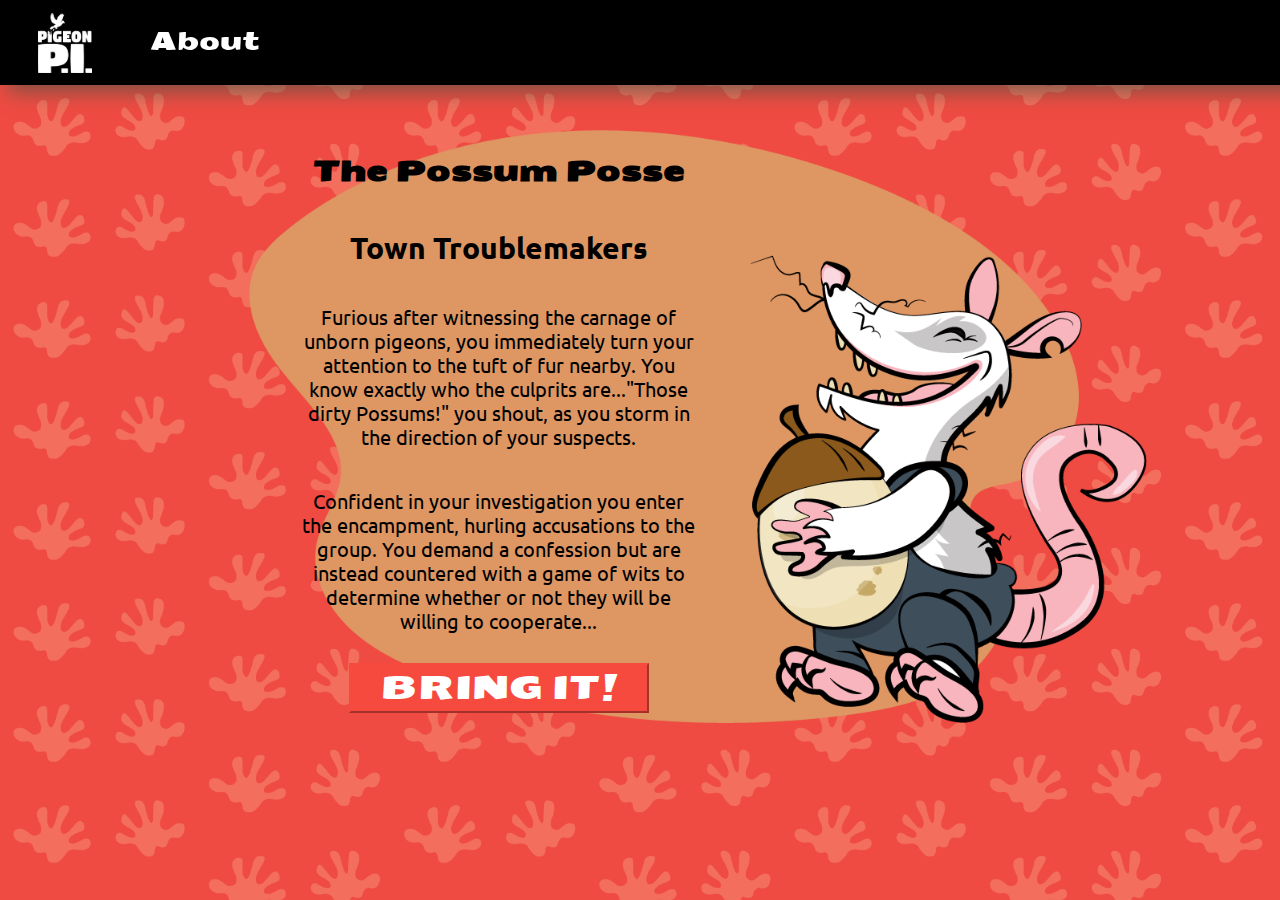
<file: possum.html>
<!DOCTYPE html>
<html lang="en">
<head>
    <meta charset="UTF-8">
    <meta name="viewport" content="width=device-width, initial-scale=1.0">
    <meta http-equiv="X-UA-Compatible" content="ie=edge">
    <link rel="stylesheet" href="src/main/main.css">
    <link rel="stylesheet" href="src/transition/possum.css">
    <link href="https://fonts.googleapis.com/css?family=Nunito|Questrial|Seymour+One|Ubuntu|Varela+Round&display=swap" rel="stylesheet">
    <title>Possum Posse</title>
</head>

<body>
    <header class="nav-container">
        <nav class="nav-bar">
            <button class="logo-home"> 
                <a href="index.html"><img class="logo-rev" src="./assets/logo-reverse.png" alt="Pigeon PI Logo Button"></a>   
            </button>
            <a class="nav-a" href="about.html">About</a>
        </nav>
    </header>

<body>
    <main>
        <div class="possum-story">
            <h1>The Possum Posse</h1>

            <h2>Town Troublemakers</h2>

            <p>
                Furious after witnessing the carnage of unborn pigeons, 
                you immediately turn your attention to the tuft of fur nearby.
                You know exactly who the culprits are..."Those dirty Possums!" you shout,
                as you storm in the direction of your suspects.
            </p>
            
            <p>
                Confident in your investigation you enter the encampment, hurling accusations
                to the group. You demand a confession but are instead countered with a game of wits 
                to determine whether or not they will be willing to cooperate...
            </p>
                
            <a href="possum-game.html">
                <button id="next" class="proceed">BRING IT!</button>
            </a>

        <div id="possum-container">
            <img class="possum-bkgd" src="assets/possum-assets/possum.png" alt="Possum Image"/>
        </div>
    </main>
</body>
</html>
</file>
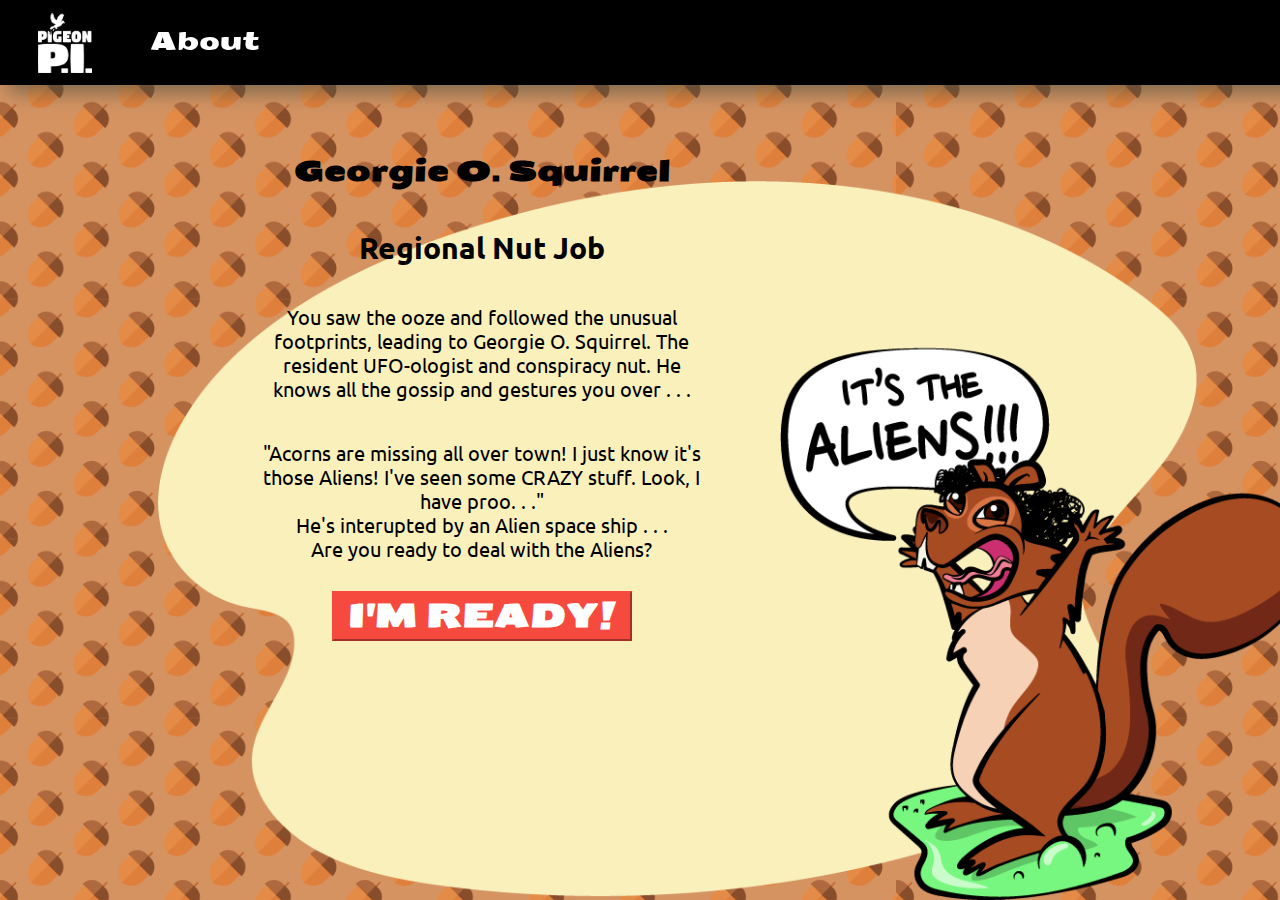
<file: squirrel.html>
<!DOCTYPE html>
<html lang="en">
<head>
    <meta charset="UTF-8">
    <meta name="viewport" content="width=device-width, initial-scale=1.0">
    <meta http-equiv="X-UA-Compatible" content="ie=edge">
    <link rel="stylesheet" href="src/main/main.css">
    <link rel="stylesheet" href="src/transition/squirrel.css">
    <link href="https://fonts.googleapis.com/css?family=Nunito|Questrial|Seymour+One|Ubuntu|Varela+Round&display=swap" rel="stylesheet">
    <title>Georgie O. Squirrel</title>
</head>

<body>
    <header class="nav-container">
        <nav class="nav-bar">
            <button class="logo-home"> 
                <a href="index.html"><img class="logo-rev" src="./assets/logo-reverse.png" alt="Pigeon PI Logo Button"></a>   
            </button>
            <a class="nav-a" href="about.html">About</a>
        </nav>
    </header>

    <main>
        <div class="squirrel-story">
            <h1>Georgie O. Squirrel</h1>

            <h2>Regional Nut Job</h2>

            <p>
                You saw the ooze and followed the unusual footprints, leading to Georgie O. Squirrel.
                 The resident UFO-ologist and conspiracy nut. He knows all the gossip and gestures you over . . .
            </p>
            
            <p>
                "Acorns are missing all over town! I just know it's those Aliens! I've seen some CRAZY stuff.
                Look, I have proo. . ." <br> He's interupted by an Alien space ship . . . 
                <br> Are you ready to deal with the Aliens?
               
            </p>

            <a href="dice.html"><button class="proceed"><strong>I'M READY!</strong></button><a></a>

        </div>

        <div class="squirrel-container">
            <img class="squirrel-bkgd" src="assets/squirrel-assets/squirrel.png" alt="Squirrel Image"/>
        </div>
    </main>
</body>

</html>
</file>
<file: src/main/main.css>
.nav-container {
    display: flex;
    flex-direction: row;
    justify-content: space-between;
    background-color: black;
    margin-left: -8px;
    position: fixed;
    top: 0;
    width: 100%;
    padding: 10px;    
    font-family: 'Seymour One', sans-serif;
    font-size: .75rem;
    box-shadow: 5px 10px 19px -3px rgba(81, 84, 67, 0.7);
}

.nav-bar {
    height: 65px;
    display: flex;
}

.nav-links {
    align-self: center;
}

nav a {
    padding: 20px;
    text-decoration: none;
    color: white;
    font-size: 1.5rem;
}

.logo-home {
    background-color: transparent;
    border-color: transparent;
}

.logo-rev {
    height: 60px;
    float: left;
    margin-left: 20px;
    margin-right: -10px;
}

body {
    font-family: 'Ubuntu', sans-serif;
    font-size: 1.25rem;
    font-kerning: 2px;
    line-height: 1.5rem;
}

h1 {
    font-family: 'Seymour One', sans-serif;
    font-size: 1.75rem;
    line-height: 2.75rem;
}

.proceed {
    background-color: #f74a3f;
    font-size: 2rem;
    color: white;
    font-family: 'Seymour One', sans-serif;
    border-color: #f74a3f;
    width: 300px;
    height: 50px;
    margin: 10px;
}

.proceed:hover {
    cursor: pointer;
    transform: translate3d(-2px, -2px, 0);
    box-shadow: 4px 4px 4px -4px rgba(81, 84, 67, 0.7);
}
</file>
<file: src/transition/possum.css>
html {
    background-image: url(../../assets/possum-assets/possum-bkgd.png);
    background-repeat: repeat;
    background-size: 100%;
}

.possum-story {
    display: flex;
    flex-direction: column;
    text-align: center;
    margin-top: 130px;
    position: relative;
    height: 30%;
    width: 400px;
    left: 23%;
}

.possum-container {
    display: flex;
    justify-items: center;
    align-items: center;
    z-index: -1;
}

.possum-bkgd {
    height: 100%;
    width: auto;
    position: absolute;
    left: -200px;
    bottom: 0;
    z-index: -1;
    margin-left: 150px;
}
</file>
<file: src/transition/squirrel.css>
html {
    background-image: url(../../assets/squirrel-assets/squirrel-bkgd.png);
    background-repeat: repeat;
    background-size: 70%;
}

.squirrel-story {
    display: flex;
    flex-direction: column;
    text-align: center;
    margin-top: 130px;
    width: 35%;
    position: relative;
    left: 20%;
}

.squirrel-container {
    display: flex;
    justify-items: center;
    align-items: center;
    z-index: -1;
}

.squirrel-bkgd {
    height: auto;
    width: 90%;
    position: absolute;
    bottom: 0;
    z-index: -1;
    margin-left: 150px;
}
</file>
